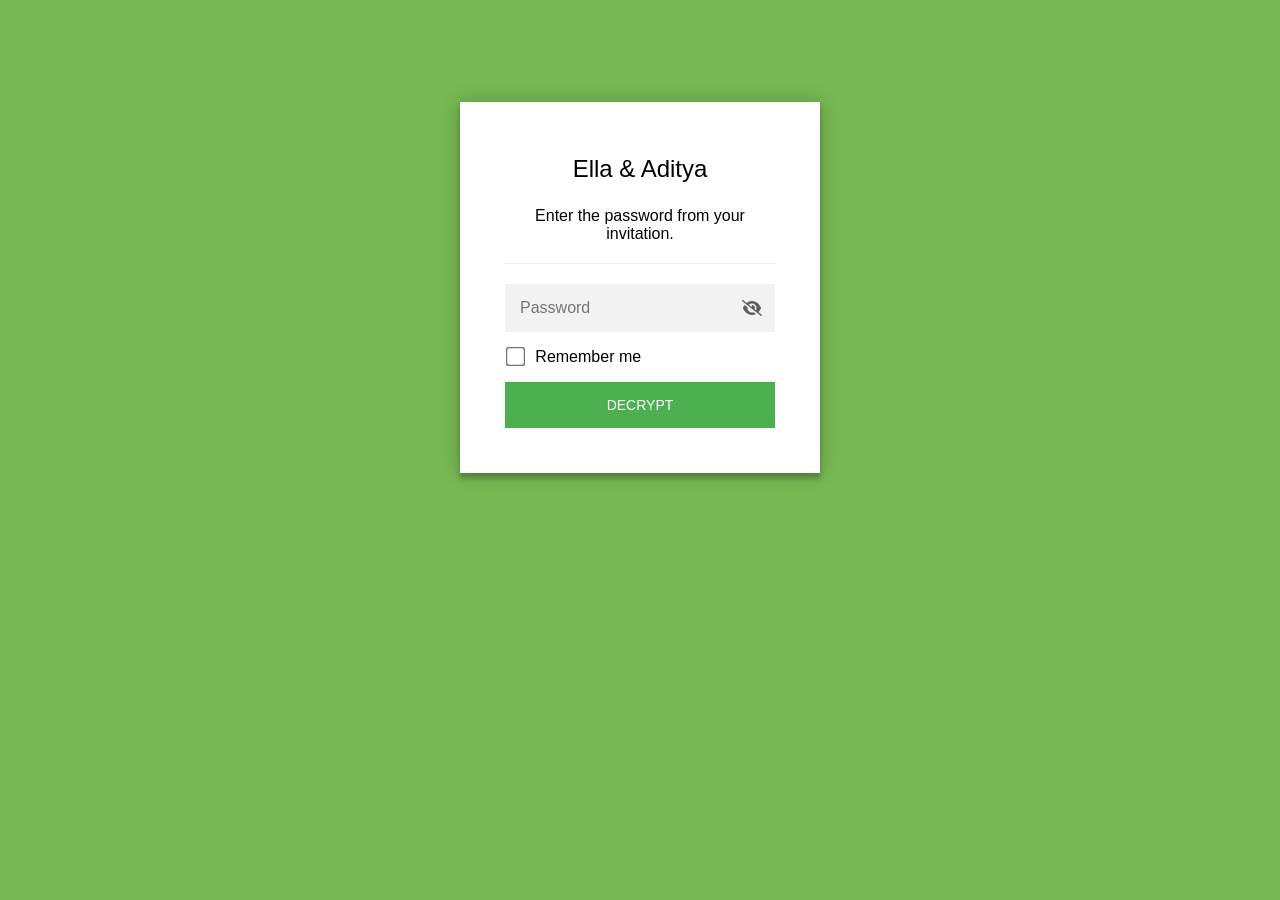
<file: index.html>
<!DOCTYPE html>
<html class="staticrypt-html">
    <head>
<meta name="robots" content="noindex, nofollow">
        <meta charset="utf-8" />
        <title>Ella & Aditya</title>
        <meta name="viewport" content="width=device-width, initial-scale=1" />

        <!-- do not cache this page -->
        <meta http-equiv="cache-control" content="max-age=0" />
        <meta http-equiv="cache-control" content="no-cache" />
        <meta http-equiv="expires" content="0" />
        <meta http-equiv="expires" content="Tue, 01 Jan 1980 1:00:00 GMT" />
        <meta http-equiv="pragma" content="no-cache" />

        <style>
            .staticrypt-hr {
                margin-top: 20px;
                margin-bottom: 20px;
                border: 0;
                border-top: 1px solid #eee;
            }

            .staticrypt-page {
                width: 360px;
                padding: 8% 0 0;
                margin: auto;
                box-sizing: border-box;
            }

            .staticrypt-form {
                position: relative;
                z-index: 1;
                background: #ffffff;
                max-width: 360px;
                margin: 0 auto 100px;
                padding: 45px;
                text-align: center;
                box-shadow: 0 0 20px 0 rgba(0, 0, 0, 0.2), 0 5px 5px 0 rgba(0, 0, 0, 0.24);
            }

            .staticrypt-form input[type="password"],
            input[type="text"] {
                background: inherit;
                border: 0;
                box-sizing: border-box; /* This ensures padding is included in the total width */
                font-size: 14px;
                outline: 0;
                padding: 15px 30px 15px 15px; /* Adjust the padding to ensure there is space for the icon */
                width: 100%;
            }

            .staticrypt-password-container {
                position: relative;
                outline: 0;
                background: #f2f2f2;
                width: 100%;
                border: 0;
                margin: 0 0 15px;
                box-sizing: border-box;
            }

            .staticrypt-toggle-password-visibility {
                cursor: pointer;
                height: 20px;
                opacity: 60%;
                padding: 13px;
                position: absolute;
                right: 0;
                top: 50%;
                transform: translateY(-50%);
                width: 20px;
            }

            .staticrypt-form .staticrypt-decrypt-button {
                text-transform: uppercase;
                outline: 0;
                background: #4CAF50;
                width: 100%;
                border: 0;
                padding: 15px;
                color: #ffffff;
                font-size: 14px;
                cursor: pointer;
            }

            .staticrypt-form .staticrypt-decrypt-button:hover,
            .staticrypt-form .staticrypt-decrypt-button:active,
            .staticrypt-form .staticrypt-decrypt-button:focus {
                background: #4CAF50;
                filter: brightness(92%);
            }

            .staticrypt-html {
                height: 100%;
            }

            .staticrypt-body {
                height: 100%;
                margin: 0;
            }

            .staticrypt-content {
                height: 100%;
                margin-bottom: 1em;
                background: #76B852;
                font-family: "Arial", sans-serif;
                -webkit-font-smoothing: antialiased;
                -moz-osx-font-smoothing: grayscale;
            }

            .staticrypt-instructions {
                margin-top: -1em;
                margin-bottom: 1em;
            }

            .staticrypt-title {
                font-size: 1.5em;
            }

            label.staticrypt-remember {
                display: flex;
                align-items: center;
                margin-bottom: 1em;
            }

            .staticrypt-remember input[type="checkbox"] {
                transform: scale(1.5);
                margin-right: 1em;
            }

            .hidden {
                display: none !important;
            }

            .staticrypt-spinner-container {
                height: 100%;
                display: flex;
                align-items: center;
                justify-content: center;
            }

            .staticrypt-spinner {
                display: inline-block;
                width: 2rem;
                height: 2rem;
                vertical-align: text-bottom;
                border: 0.25em solid gray;
                border-right-color: transparent;
                border-radius: 50%;
                -webkit-animation: spinner-border 0.75s linear infinite;
                animation: spinner-border 0.75s linear infinite;
                animation-duration: 0.75s;
                animation-timing-function: linear;
                animation-delay: 0s;
                animation-iteration-count: infinite;
                animation-direction: normal;
                animation-fill-mode: none;
                animation-play-state: running;
                animation-name: spinner-border;
            }

            @keyframes spinner-border {
                100% {
                    transform: rotate(360deg);
                }
            }

            @media screen and (-webkit-min-device-pixel-ratio: 0) {
                .staticrypt-form input[type="password"],
                input[type="text"] {
                    font-size: 16px;
                }
            }
        </style>
    </head>

    <body class="staticrypt-body">
        <div id="staticrypt_loading" class="staticrypt-spinner-container">
            <div class="staticrypt-spinner"></div>
        </div>

        <div id="staticrypt_content" class="staticrypt-content hidden">
            <div class="staticrypt-page">
                <div class="staticrypt-form">
                    <div class="staticrypt-instructions">
                        <p class="staticrypt-title">Ella & Aditya</p>
                        <p>Enter the password from your invitation.</p>
                    </div>

                    <hr class="staticrypt-hr" />

                    <form id="staticrypt-form" action="#" method="post">
                        <div class="staticrypt-password-container">
                            <input
                                id="staticrypt-password"
                                type="password"
                                name="password"
                                placeholder="Password"
                                autofocus
                            />

                            <img
                                class="staticrypt-toggle-password-visibility"
                                alt="Show password"
                                title="Show password"
                                src="[data-uri]"
                            />
                        </div>

                        <label id="staticrypt-remember-label" class="staticrypt-remember hidden">
                            <input id="staticrypt-remember" type="checkbox" name="remember" />
                            Remember me
                        </label>

                        <input type="submit" class="staticrypt-decrypt-button" value="DECRYPT" />
                    </form>
                </div>
            </div>
        </div>

        <script>
            // these variables will be filled when generating the file - the template format is 'variable_name'
            const staticryptInitiator = ((function(){
  const exports = {};
  const cryptoEngine = ((function(){
  const exports = {};
  const { subtle } = crypto;

const IV_BITS = 16 * 8;
const HEX_BITS = 4;
const ENCRYPTION_ALGO = "AES-CBC";

/**
 * Translates between utf8 encoded hexadecimal strings
 * and Uint8Array bytes.
 */
const HexEncoder = {
    /**
     * hex string -> bytes
     * @param {string} hexString
     * @returns {Uint8Array}
     */
    parse: function (hexString) {
        if (hexString.length % 2 !== 0) throw "Invalid hexString";
        const arrayBuffer = new Uint8Array(hexString.length / 2);

        for (let i = 0; i < hexString.length; i += 2) {
            const byteValue = parseInt(hexString.substring(i, i + 2), 16);
            if (isNaN(byteValue)) {
                throw "Invalid hexString";
            }
            arrayBuffer[i / 2] = byteValue;
        }
        return arrayBuffer;
    },

    /**
     * bytes -> hex string
     * @param {Uint8Array} bytes
     * @returns {string}
     */
    stringify: function (bytes) {
        const hexBytes = [];

        for (let i = 0; i < bytes.length; ++i) {
            let byteString = bytes[i].toString(16);
            if (byteString.length < 2) {
                byteString = "0" + byteString;
            }
            hexBytes.push(byteString);
        }
        return hexBytes.join("");
    },
};

/**
 * Translates between utf8 strings and Uint8Array bytes.
 */
const UTF8Encoder = {
    parse: function (str) {
        return new TextEncoder().encode(str);
    },

    stringify: function (bytes) {
        return new TextDecoder().decode(bytes);
    },
};

/**
 * Salt and encrypt a msg with a password.
 */
async function encrypt(msg, hashedPassword) {
    // Must be 16 bytes, unpredictable, and preferably cryptographically random. However, it need not be secret.
    // https://developer.mozilla.org/en-US/docs/Web/API/SubtleCrypto/encrypt#parameters
    const iv = crypto.getRandomValues(new Uint8Array(IV_BITS / 8));

    const key = await subtle.importKey("raw", HexEncoder.parse(hashedPassword), ENCRYPTION_ALGO, false, ["encrypt"]);

    const encrypted = await subtle.encrypt(
        {
            name: ENCRYPTION_ALGO,
            iv: iv,
        },
        key,
        UTF8Encoder.parse(msg)
    );

    // iv will be 32 hex characters, we prepend it to the ciphertext for use in decryption
    return HexEncoder.stringify(iv) + HexEncoder.stringify(new Uint8Array(encrypted));
}
exports.encrypt = encrypt;

/**
 * Decrypt a salted msg using a password.
 *
 * @param {string} encryptedMsg
 * @param {string} hashedPassword
 * @returns {Promise<string>}
 */
async function decrypt(encryptedMsg, hashedPassword) {
    const ivLength = IV_BITS / HEX_BITS;
    const iv = HexEncoder.parse(encryptedMsg.substring(0, ivLength));
    const encrypted = encryptedMsg.substring(ivLength);

    const key = await subtle.importKey("raw", HexEncoder.parse(hashedPassword), ENCRYPTION_ALGO, false, ["decrypt"]);

    const outBuffer = await subtle.decrypt(
        {
            name: ENCRYPTION_ALGO,
            iv: iv,
        },
        key,
        HexEncoder.parse(encrypted)
    );

    return UTF8Encoder.stringify(new Uint8Array(outBuffer));
}
exports.decrypt = decrypt;

/**
 * Salt and hash the password so it can be stored in localStorage without opening a password reuse vulnerability.
 *
 * @param {string} password
 * @param {string} salt
 * @returns {Promise<string>}
 */
async function hashPassword(password, salt) {
    // we hash the password in multiple steps, each adding more iterations. This is because we used to allow less
    // iterations, so for backward compatibility reasons, we need to support going from that to more iterations.
    let hashedPassword = await hashLegacyRound(password, salt);

    hashedPassword = await hashSecondRound(hashedPassword, salt);

    return hashThirdRound(hashedPassword, salt);
}
exports.hashPassword = hashPassword;

/**
 * This hashes the password with 1k iterations. This is a low number, we need this function to support backwards
 * compatibility.
 *
 * @param {string} password
 * @param {string} salt
 * @returns {Promise<string>}
 */
function hashLegacyRound(password, salt) {
    return pbkdf2(password, salt, 1000, "SHA-1");
}
exports.hashLegacyRound = hashLegacyRound;

/**
 * Add a second round of iterations. This is because we used to use 1k, so for backwards compatibility with
 * remember-me/autodecrypt links, we need to support going from that to more iterations.
 *
 * @param hashedPassword
 * @param salt
 * @returns {Promise<string>}
 */
function hashSecondRound(hashedPassword, salt) {
    return pbkdf2(hashedPassword, salt, 14000, "SHA-256");
}
exports.hashSecondRound = hashSecondRound;

/**
 * Add a third round of iterations to bring total number to 600k. This is because we used to use 1k, then 15k, so for
 * backwards compatibility with remember-me/autodecrypt links, we need to support going from that to more iterations.
 *
 * @param hashedPassword
 * @param salt
 * @returns {Promise<string>}
 */
function hashThirdRound(hashedPassword, salt) {
    return pbkdf2(hashedPassword, salt, 585000, "SHA-256");
}
exports.hashThirdRound = hashThirdRound;

/**
 * Salt and hash the password so it can be stored in localStorage without opening a password reuse vulnerability.
 *
 * @param {string} password
 * @param {string} salt
 * @param {int} iterations
 * @param {string} hashAlgorithm
 * @returns {Promise<string>}
 */
async function pbkdf2(password, salt, iterations, hashAlgorithm) {
    const key = await subtle.importKey("raw", UTF8Encoder.parse(password), "PBKDF2", false, ["deriveBits"]);

    const keyBytes = await subtle.deriveBits(
        {
            name: "PBKDF2",
            hash: hashAlgorithm,
            iterations,
            salt: UTF8Encoder.parse(salt),
        },
        key,
        256
    );

    return HexEncoder.stringify(new Uint8Array(keyBytes));
}

function generateRandomSalt() {
    const bytes = crypto.getRandomValues(new Uint8Array(128 / 8));

    return HexEncoder.stringify(new Uint8Array(bytes));
}
exports.generateRandomSalt = generateRandomSalt;

async function signMessage(hashedPassword, message) {
    const key = await subtle.importKey(
        "raw",
        HexEncoder.parse(hashedPassword),
        {
            name: "HMAC",
            hash: "SHA-256",
        },
        false,
        ["sign"]
    );
    const signature = await subtle.sign("HMAC", key, UTF8Encoder.parse(message));

    return HexEncoder.stringify(new Uint8Array(signature));
}
exports.signMessage = signMessage;

function getRandomAlphanum() {
    const possibleCharacters = "abcdefghijklmnopqrstuvwxyzABCDEFGHIJKLMNOPQRSTUVWXYZ0123456789";

    let byteArray;
    let parsedInt;

    // Keep generating new random bytes until we get a value that falls
    // within a range that can be evenly divided by possibleCharacters.length
    do {
        byteArray = crypto.getRandomValues(new Uint8Array(1));
        // extract the lowest byte to get an int from 0 to 255 (probably unnecessary, since we're only generating 1 byte)
        parsedInt = byteArray[0] & 0xff;
    } while (parsedInt >= 256 - (256 % possibleCharacters.length));

    // Take the modulo of the parsed integer to get a random number between 0 and totalLength - 1
    const randomIndex = parsedInt % possibleCharacters.length;

    return possibleCharacters[randomIndex];
}

/**
 * Generate a random string of a given length.
 *
 * @param {int} length
 * @returns {string}
 */
function generateRandomString(length) {
    let randomString = "";

    for (let i = 0; i < length; i++) {
        randomString += getRandomAlphanum();
    }

    return randomString;
}
exports.generateRandomString = generateRandomString;

  return exports;
})());
const codec = ((function(){
  const exports = {};
  /**
 * Initialize the codec with the provided cryptoEngine - this return functions to encode and decode messages.
 *
 * @param cryptoEngine - the engine to use for encryption / decryption
 */
function init(cryptoEngine) {
    const exports = {};

    /**
     * Top-level function for encoding a message.
     * Includes password hashing, encryption, and signing.
     *
     * @param {string} msg
     * @param {string} password
     * @param {string} salt
     *
     * @returns {string} The encoded text
     */
    async function encode(msg, password, salt) {
        const hashedPassword = await cryptoEngine.hashPassword(password, salt);

        const encrypted = await cryptoEngine.encrypt(msg, hashedPassword);

        // we use the hashed password in the HMAC because this is effectively what will be used a password (so we can store
        // it in localStorage safely, we don't use the clear text password)
        const hmac = await cryptoEngine.signMessage(hashedPassword, encrypted);

        return hmac + encrypted;
    }
    exports.encode = encode;

    /**
     * Encode using a password that has already been hashed. This is useful to encode multiple messages in a row, that way
     * we don't need to hash the password multiple times.
     *
     * @param {string} msg
     * @param {string} hashedPassword
     *
     * @returns {string} The encoded text
     */
    async function encodeWithHashedPassword(msg, hashedPassword) {
        const encrypted = await cryptoEngine.encrypt(msg, hashedPassword);

        // we use the hashed password in the HMAC because this is effectively what will be used a password (so we can store
        // it in localStorage safely, we don't use the clear text password)
        const hmac = await cryptoEngine.signMessage(hashedPassword, encrypted);

        return hmac + encrypted;
    }
    exports.encodeWithHashedPassword = encodeWithHashedPassword;

    /**
     * Top-level function for decoding a message.
     * Includes signature check and decryption.
     *
     * @param {string} signedMsg
     * @param {string} hashedPassword
     * @param {string} salt
     * @param {int} backwardCompatibleAttempt
     * @param {string} originalPassword
     *
     * @returns {Object} {success: true, decoded: string} | {success: false, message: string}
     */
    async function decode(signedMsg, hashedPassword, salt, backwardCompatibleAttempt = 0, originalPassword = "") {
        const encryptedHMAC = signedMsg.substring(0, 64);
        const encryptedMsg = signedMsg.substring(64);
        const decryptedHMAC = await cryptoEngine.signMessage(hashedPassword, encryptedMsg);

        if (decryptedHMAC !== encryptedHMAC) {
            // we have been raising the number of iterations in the hashing algorithm multiple times, so to support the old
            // remember-me/autodecrypt links we need to try bringing the old hashes up to speed.
            originalPassword = originalPassword || hashedPassword;
            if (backwardCompatibleAttempt === 0) {
                const updatedHashedPassword = await cryptoEngine.hashThirdRound(originalPassword, salt);

                return decode(signedMsg, updatedHashedPassword, salt, backwardCompatibleAttempt + 1, originalPassword);
            }
            if (backwardCompatibleAttempt === 1) {
                let updatedHashedPassword = await cryptoEngine.hashSecondRound(originalPassword, salt);
                updatedHashedPassword = await cryptoEngine.hashThirdRound(updatedHashedPassword, salt);

                return decode(signedMsg, updatedHashedPassword, salt, backwardCompatibleAttempt + 1, originalPassword);
            }

            return { success: false, message: "Signature mismatch" };
        }

        return {
            success: true,
            decoded: await cryptoEngine.decrypt(encryptedMsg, hashedPassword),
        };
    }
    exports.decode = decode;

    return exports;
}
exports.init = init;

  return exports;
})());
const decode = codec.init(cryptoEngine).decode;

/**
 * Initialize the staticrypt module, that exposes functions callbable by the password_template.
 *
 * @param {{
 *  staticryptEncryptedMsgUniqueVariableName: string,
 *  isRememberEnabled: boolean,
 *  rememberDurationInDays: number,
 *  staticryptSaltUniqueVariableName: string,
 * }} staticryptConfig - object of data that is stored on the password_template at encryption time.
 *
 * @param {{
 *  rememberExpirationKey: string,
 *  rememberPassphraseKey: string,
 *  replaceHtmlCallback: function,
 *  clearLocalStorageCallback: function,
 * }} templateConfig - object of data that can be configured by a custom password_template.
 */
function init(staticryptConfig, templateConfig) {
    const exports = {};

    /**
     * Decrypt our encrypted page, replace the whole HTML.
     *
     * @param {string} hashedPassword
     * @returns {Promise<boolean>}
     */
    async function decryptAndReplaceHtml(hashedPassword) {
        const { staticryptEncryptedMsgUniqueVariableName, staticryptSaltUniqueVariableName } = staticryptConfig;
        const { replaceHtmlCallback } = templateConfig;

        const result = await decode(
            staticryptEncryptedMsgUniqueVariableName,
            hashedPassword,
            staticryptSaltUniqueVariableName
        );
        if (!result.success) {
            return false;
        }
        const plainHTML = result.decoded;

        // if the user configured a callback call it, otherwise just replace the whole HTML
        if (typeof replaceHtmlCallback === "function") {
            replaceHtmlCallback(plainHTML);
        } else {
            document.write(plainHTML);
            document.close();
        }

        return true;
    }

    /**
     * Attempt to decrypt the page and replace the whole HTML.
     *
     * @param {string} password
     * @param {boolean} isRememberChecked
     *
     * @returns {Promise<{isSuccessful: boolean, hashedPassword?: string}>} - we return an object, so that if we want to
     *   expose more information in the future we can do it without breaking the password_template
     */
    async function handleDecryptionOfPage(password, isRememberChecked) {
        const { staticryptSaltUniqueVariableName } = staticryptConfig;

        // decrypt and replace the whole page
        const hashedPassword = await cryptoEngine.hashPassword(password, staticryptSaltUniqueVariableName);
        return handleDecryptionOfPageFromHash(hashedPassword, isRememberChecked);
    }
    exports.handleDecryptionOfPage = handleDecryptionOfPage;

    async function handleDecryptionOfPageFromHash(hashedPassword, isRememberChecked) {
        const { isRememberEnabled, rememberDurationInDays } = staticryptConfig;
        const { rememberExpirationKey, rememberPassphraseKey } = templateConfig;

        const isDecryptionSuccessful = await decryptAndReplaceHtml(hashedPassword);

        if (!isDecryptionSuccessful) {
            return {
                isSuccessful: false,
                hashedPassword,
            };
        }

        // remember the hashedPassword and set its expiration if necessary
        if (isRememberEnabled && isRememberChecked) {
            window.localStorage.setItem(rememberPassphraseKey, hashedPassword);

            // set the expiration if the duration isn't 0 (meaning no expiration)
            if (rememberDurationInDays > 0) {
                window.localStorage.setItem(
                    rememberExpirationKey,
                    (new Date().getTime() + rememberDurationInDays * 24 * 60 * 60 * 1000).toString()
                );
            }
        }

        return {
            isSuccessful: true,
            hashedPassword,
        };
    }
    exports.handleDecryptionOfPageFromHash = handleDecryptionOfPageFromHash;

    /**
     * Clear localstorage from staticrypt related values
     */
    function clearLocalStorage() {
        const { clearLocalStorageCallback, rememberExpirationKey, rememberPassphraseKey } = templateConfig;

        if (typeof clearLocalStorageCallback === "function") {
            clearLocalStorageCallback();
        } else {
            localStorage.removeItem(rememberPassphraseKey);
            localStorage.removeItem(rememberExpirationKey);
        }
    }

    async function handleDecryptOnLoad() {
        let isSuccessful = await decryptOnLoadFromUrl();

        if (!isSuccessful) {
            isSuccessful = await decryptOnLoadFromRememberMe();
        }

        return { isSuccessful };
    }
    exports.handleDecryptOnLoad = handleDecryptOnLoad;

    /**
     * Clear storage if we are logging out
     *
     * @returns {boolean} - whether we logged out
     */
    function logoutIfNeeded() {
        const logoutKey = "staticrypt_logout";

        // handle logout through query param
        const queryParams = new URLSearchParams(window.location.search);
        if (queryParams.has(logoutKey)) {
            clearLocalStorage();
            return true;
        }

        // handle logout through URL fragment
        const hash = window.location.hash.substring(1);
        if (hash.includes(logoutKey)) {
            clearLocalStorage();
            return true;
        }

        return false;
    }

    /**
     * To be called on load: check if we want to try to decrypt and replace the HTML with the decrypted content, and
     * try to do it if needed.
     *
     * @returns {Promise<boolean>} true if we derypted and replaced the whole page, false otherwise
     */
    async function decryptOnLoadFromRememberMe() {
        const { rememberDurationInDays } = staticryptConfig;
        const { rememberExpirationKey, rememberPassphraseKey } = templateConfig;

        // if we are login out, terminate
        if (logoutIfNeeded()) {
            return false;
        }

        // if there is expiration configured, check if we're not beyond the expiration
        if (rememberDurationInDays && rememberDurationInDays > 0) {
            const expiration = localStorage.getItem(rememberExpirationKey),
                isExpired = expiration && new Date().getTime() > parseInt(expiration);

            if (isExpired) {
                clearLocalStorage();
                return false;
            }
        }

        const hashedPassword = localStorage.getItem(rememberPassphraseKey);

        if (hashedPassword) {
            // try to decrypt
            const isDecryptionSuccessful = await decryptAndReplaceHtml(hashedPassword);

            // if the decryption is unsuccessful the password might be wrong - silently clear the saved data and let
            // the user fill the password form again
            if (!isDecryptionSuccessful) {
                clearLocalStorage();
                return false;
            }

            return true;
        }

        return false;
    }

    async function decryptOnLoadFromUrl() {
        const passwordKey = "staticrypt_pwd";
        const rememberMeKey = "remember_me";

        // try to get the password from the query param (for backward compatibility - we now want to avoid this method,
        // since it sends the hashed password to the server which isn't needed)
        const queryParams = new URLSearchParams(window.location.search);
        const hashedPasswordQuery = queryParams.get(passwordKey);
        const rememberMeQuery = queryParams.get(rememberMeKey);

        const urlFragment = window.location.hash.substring(1);
        // get the password from the url fragment
        const hashedPasswordRegexMatch = urlFragment.match(new RegExp(passwordKey + "=([^&]*)"));
        const hashedPasswordFragment = hashedPasswordRegexMatch ? hashedPasswordRegexMatch[1] : null;
        const rememberMeFragment = urlFragment.includes(rememberMeKey);

        const hashedPassword = hashedPasswordFragment || hashedPasswordQuery;
        const rememberMe = rememberMeFragment || rememberMeQuery;

        if (hashedPassword) {
            return handleDecryptionOfPageFromHash(hashedPassword, rememberMe);
        }

        return false;
    }

    return exports;
}
exports.init = init;

  return exports;
})());
            const templateError = "Bad password!",
                templateToggleAltShow = "Show password",
                templateToggleAltHide = "Hide password",
                isRememberEnabled = true,
                staticryptConfig = {"staticryptEncryptedMsgUniqueVariableName":"[base64]","isRememberEnabled":true,"rememberDurationInDays":0,"staticryptSaltUniqueVariableName":"08e9461c1359961a58497c0f61815927"};

            // you can edit these values to customize some of the behavior of StatiCrypt
            const templateConfig = {
                rememberExpirationKey: "staticrypt_expiration",
                rememberPassphraseKey: "staticrypt_passphrase",
                replaceHtmlCallback: null,
                clearLocalStorageCallback: null,
            };

            // init the staticrypt engine
            const staticrypt = staticryptInitiator.init(staticryptConfig, templateConfig);

            // try to automatically decrypt on load if there is a saved password
            window.onload = async function () {
                const { isSuccessful } = await staticrypt.handleDecryptOnLoad();

                // if we didn't decrypt anything on load, show the password prompt. Otherwise the content has already been
                // replaced, no need to do anything
                if (!isSuccessful) {
                    // hide loading screen
                    document.getElementById("staticrypt_loading").classList.add("hidden");
                    document.getElementById("staticrypt_content").classList.remove("hidden");
                    document.getElementById("staticrypt-password").focus();

                    // show the remember me checkbox
                    if (isRememberEnabled) {
                        document.getElementById("staticrypt-remember-label").classList.remove("hidden");
                    }
                }
            };

            // toggle password visibility
            const toggleIcon = document.querySelector(".staticrypt-toggle-password-visibility");
            // these two icons are coming from FontAwesome
            const imgSrcEyeClosed =
                "[data-uri]";
            const imgSrcEyeOpened =
                "[data-uri]";
            toggleIcon.addEventListener("click", function () {
                const passwordInput = document.getElementById("staticrypt-password");
                if (passwordInput.type === "password") {
                    passwordInput.type = "text";
                    toggleIcon.src = imgSrcEyeOpened;
                    toggleIcon.alt = templateToggleAltHide;
                    toggleIcon.title = templateToggleAltHide;
                } else {
                    passwordInput.type = "password";
                    toggleIcon.src = imgSrcEyeClosed;
                    toggleIcon.alt = templateToggleAltShow;
                    toggleIcon.title = templateToggleAltShow;
                }
            });

            // handle password form submission
            document.getElementById("staticrypt-form").addEventListener("submit", async function (e) {
                e.preventDefault();

                const password = document.getElementById("staticrypt-password").value,
                    isRememberChecked = document.getElementById("staticrypt-remember").checked;

                const { isSuccessful } = await staticrypt.handleDecryptionOfPage(password, isRememberChecked);

                if (!isSuccessful) {
                    alert(templateError);
                }
            });
        </script>
    </body>
</html>
</file>
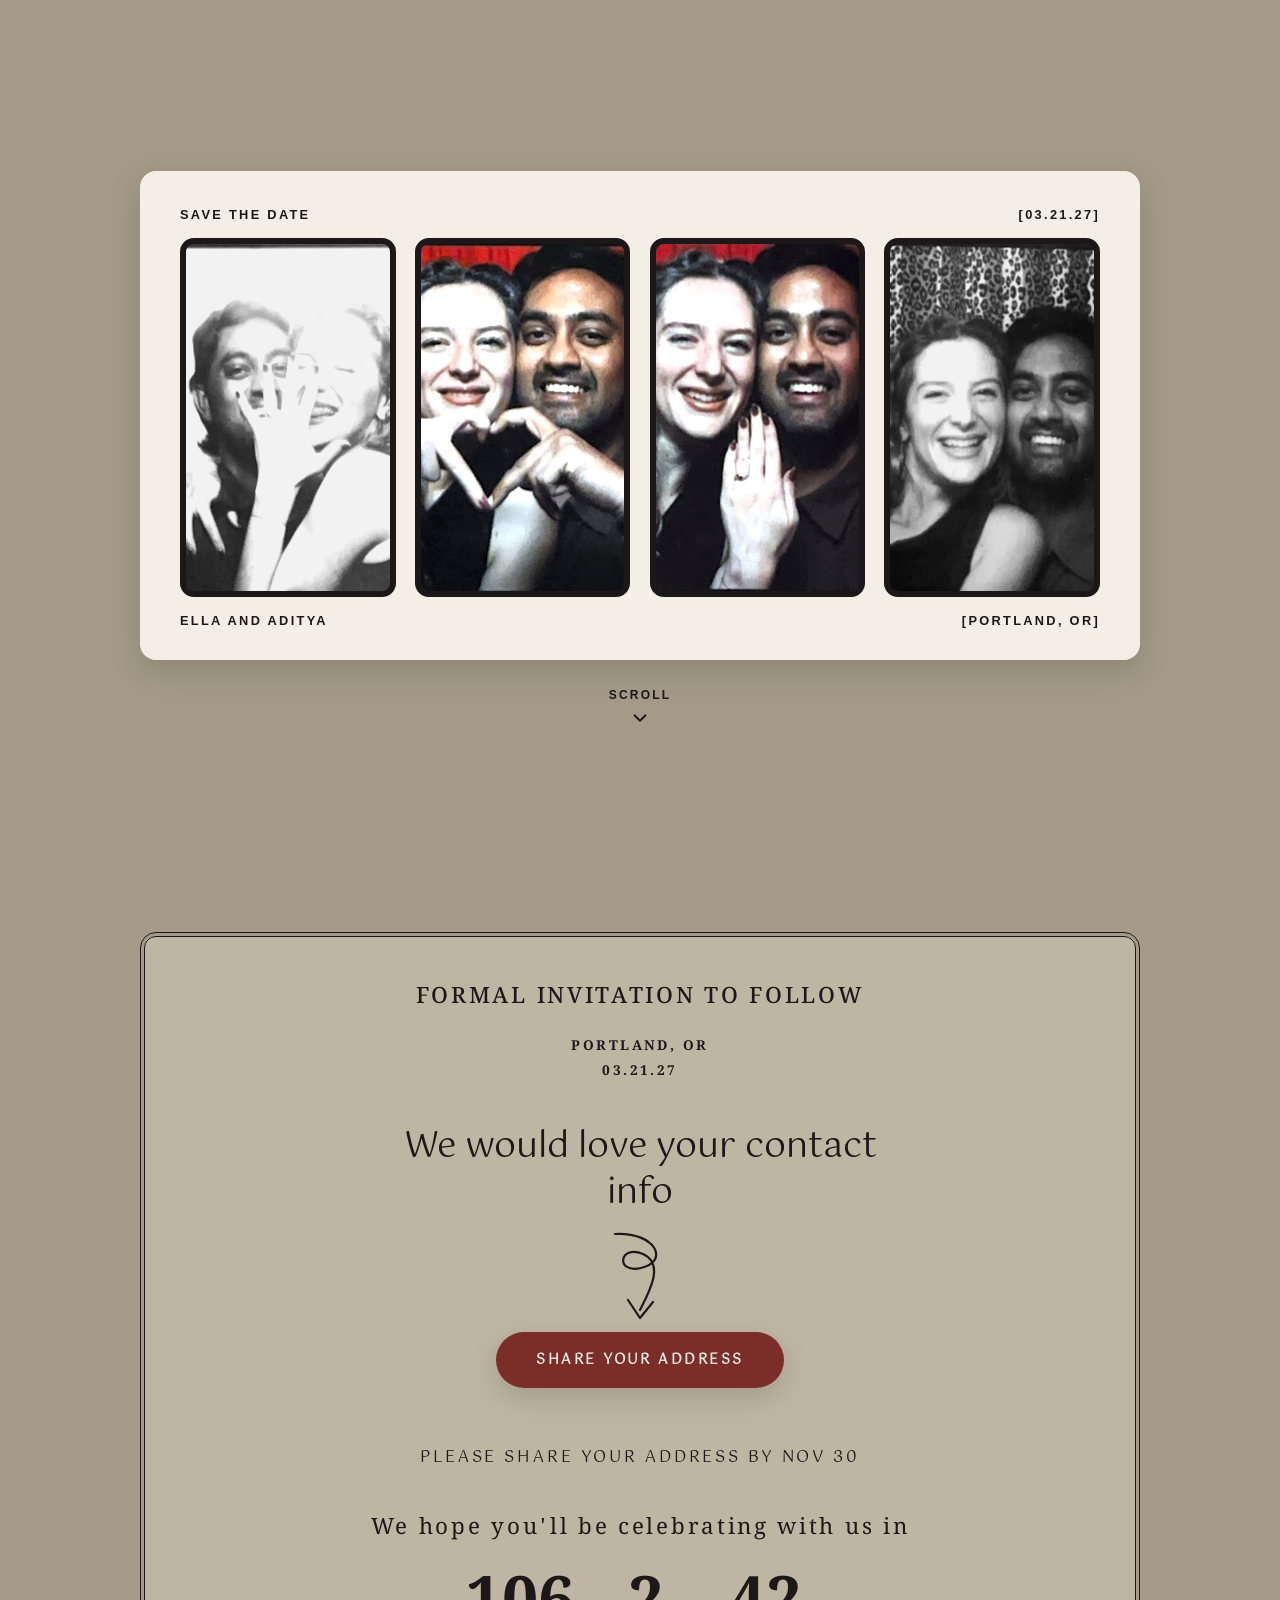
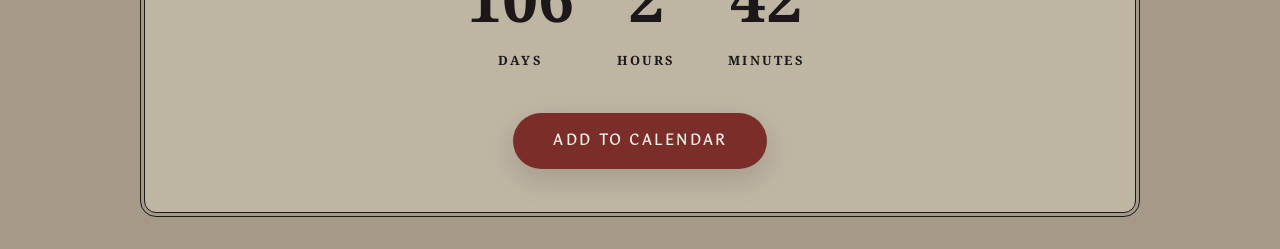
<file: save-the-date.html>
<!DOCTYPE html>
<html lang="en">
<head>
  <meta charset="UTF-8">
  <meta name="viewport" content="width=device-width, initial-scale=1.0, viewport-fit=cover">
  <!-- Tints the phone status bar and browser toolbar to match the page -->
  <meta name="theme-color" content="#A49A87">
  <title>Save the Date · Ella & Aditya</title>
  <!-- Warm up the connection so the Postable page loads faster after the tap -->
  <link rel="preconnect" href="https://www.postable.com">
  <link rel="preconnect" href="https://fonts.googleapis.com">
  <link rel="preconnect" href="https://fonts.gstatic.com" crossorigin>
  <link href="https://fonts.googleapis.com/css2?family=Gotu&family=Noto+Serif+Devanagari:wdth,wght@62.5..100,100..900&display=swap" rel="stylesheet">
  <style>
    * { box-sizing: border-box; }

    html { background: #A49A87; }

    body {
      margin: 0;
      background: #A49A87;
      font-family: 'Helvetica Neue', Arial, sans-serif;
      color: #1c1819;
      overflow-x: hidden;
    }

    /* Photo booth flash that fades out on load */
    .flash {
      position: fixed;
      inset: 0;
      background: #fff;
      pointer-events: none;
      z-index: 10;
      animation: flash 1s ease-out forwards;
    }

    @keyframes flash {
      0%   { opacity: 0.95; }
      15%  { opacity: 0.95; }
      100% { opacity: 0; }
    }

    /* Each section fills the screen on its own */
    .screen {
      min-height: 100vh;
      /* Visible height on phones, so sections don't slip under the browser toolbar */
      min-height: 100svh;
      display: flex;
      flex-direction: column;
      align-items: center;
      justify-content: center;
      padding: 2rem 1rem;
    }

    .scroll-cue {
      display: flex;
      flex-direction: column;
      align-items: center;
      gap: 0.3rem;
      font-size: 0.75rem;
      font-weight: 700;
      letter-spacing: 0.18em;
      text-transform: uppercase;
      text-decoration: none;
      color: #1c1819;
    }

    /* Cue under the card sits in the page flow, so it can never overlap the card */
    .card + .scroll-cue {
      margin-top: 1.75rem;
    }

    /* Cue pinned to the bottom of the contact panel */
    .scroll-cue.inline {
      position: absolute;
      bottom: 1.6rem;
      left: 50%;
      transform: translateX(-50%);
    }

    .scroll-cue svg {
      width: 22px;
      height: 22px;
      animation: bounce 1.6s ease-in-out infinite;
    }

    @keyframes bounce {
      0%, 100% { transform: translateY(0); }
      50%      { transform: translateY(6px); }
    }

    .countdown, .contact, .follow {
      text-align: center;
      opacity: 0;
      transform: translateY(40px);
      transition: opacity 1s ease-out, transform 1s ease-out;
    }

    .countdown.visible, .contact.visible, .follow.visible {
      opacity: 1;
      transform: none;
    }

    /* Contact and countdown sections share one font */
    #contact-screen, #countdown-screen {
      font-family: "Noto Serif Devanagari", serif;
      font-optical-sizing: auto;
      font-variation-settings: "wdth" 100;
    }

    .contact {
      width: 100%;
      max-width: 32rem;
    }

    /* Framed panel, as wide as the save the date card and at least as tall */
    .panel {
      position: relative;
      isolation: isolate;
      display: flex;
      flex-direction: column;
      align-items: center;
      justify-content: center;
      width: 100%;
      max-width: 1000px;
      min-height: var(--card-h, 30rem);
      padding: 2.5rem 2rem;
      text-align: center;
    }

    .panel.has-cue { padding-bottom: 5.5rem; }

    /* Thin double-line frame: two 1px lines with a 3px gap, outer line on the panel edge */
    .panel::before {
      content: "";
      position: absolute;
      inset: 4px;
      /* 4px less than the card's 16px so the outer line follows its corners */
      border-radius: 12px;
      border: 1px solid #1c1819;
      outline: 1px solid #1c1819;
      outline-offset: 3px;
      /* Darker, see-through take on the card's cream */
      background: rgba(214, 204, 186, 0.55);
      z-index: -1;
      pointer-events: none;
    }

    .follow {
      margin-bottom: 3rem;
      font-size: 0.85rem;
      font-weight: 700;
      letter-spacing: 0.18em;
      text-transform: uppercase;
      line-height: 1.8;
    }

    .follow .lead {
      margin: 0 0 1rem;
      font-size: 1.4rem;
      font-weight: 500;
      letter-spacing: 0.12em;
    }

    .follow p { margin: 0; }

    .contact h2 {
      margin: 0;
      font-family: "Gotu", sans-serif;
      font-size: 2.2rem;
      font-weight: 400;
      line-height: 1.3;
    }

    /* Twirly arrow that draws itself toward the button */
    .swirl {
      display: block;
      width: 70px;
      height: 96px;
      margin: 0.8rem auto 0.4rem;
      overflow: visible;
    }

    .swirl path {
      fill: none;
      stroke: #1c1819;
      stroke-width: 2.2;
      stroke-linecap: round;
      stroke-linejoin: round;
      stroke-dasharray: 1;
      stroke-dashoffset: 1;
    }

    .contact.visible .swirl .line { animation: draw 1.8s ease-in-out 0.5s forwards; }
    .contact.visible .swirl .head { animation: draw 0.4s ease-out 2.2s forwards; }

    @keyframes draw {
      to { stroke-dashoffset: 0; }
    }

    .contact-btn {
      display: inline-flex;
      align-items: center;
      justify-content: center;
      min-height: 3.5rem;
      padding: 0 2.5rem;
      background: #7A2D29;
      color: #f4efe6;
      font-family: "Gotu", sans-serif;
      font-size: 0.85rem;
      font-weight: 700;
      letter-spacing: 0.18em;
      text-transform: uppercase;
      text-decoration: none;
      border-radius: 999px;
      box-shadow: 0 10px 30px rgba(0, 0, 0, 0.15);
      touch-action: manipulation;
      -webkit-tap-highlight-color: transparent;
      transition: transform 0.2s, background 0.2s;
    }

    .contact-btn:hover { background: #8f3732; }
    .contact-btn:active { transform: scale(0.97); }

    .contact-btn:focus-visible {
      outline: 3px solid #1c1819;
      outline-offset: 3px;
    }

    .countdown .calendar-btn {
      margin-top: 2.5rem;
    }

    .countdown .questions {
      margin: 0 0 2.5rem;
      font-family: "Gotu", sans-serif;
      font-size: 1.0rem;
      font-weight: 400;
      letter-spacing: 0.18em;
      text-transform: uppercase;
      line-height: 1.8;
    }

    .countdown h2 {
      margin: 0 0 2rem;
      font-size: 1.4rem;
      font-weight: 400;
      letter-spacing: 0.12em;
    }

    .timer {
      display: flex;
      justify-content: center;
      gap: 1.5rem;
    }

    .unit {
      min-width: 6rem;
    }

    .unit .num {
      display: block;
      font-size: 4rem;
      font-weight: 700;
      line-height: 1;
      font-variant-numeric: tabular-nums;
    }

    .unit .label {
      display: block;
      margin-top: 0.6rem;
      font-size: 0.8rem;
      font-weight: 700;
      letter-spacing: 0.18em;
      text-transform: uppercase;
    }

    .card {
      width: 100%;
      max-width: 1000px;
      background: #f4efe6;
      border-radius: 16px;
      padding: 2.2rem 2.5rem 2rem;
      box-shadow: 0 10px 30px rgba(0, 0, 0, 0.15);
    }

    .top, .bottom, .names-row {
      display: flex;
      justify-content: space-between;
      align-items: center;
      font-size: 0.8rem;
      font-weight: 700;
      letter-spacing: 0.18em;
      text-transform: uppercase;
    }

    .top { margin-bottom: 1rem; }

    .strips {
      display: grid;
      grid-template-columns: repeat(4, 1fr);
      gap: 1.2rem;
    }

    .strip {
      position: relative;
      aspect-ratio: 3 / 5;
      background: #111;
      border: 6px solid #1c1819;
      border-radius: 14px;
      overflow: hidden;
      box-shadow: inset 0 0 0 1px #333;
      opacity: 0;
      filter: blur(6px);
      animation: develop 1.2s ease-out forwards;
    }

    /* Strips 2 and 3 stay in color */
    .strip:nth-child(2) img,
    .strip:nth-child(3) img {
      filter: contrast(1.05) brightness(1);
    }

    /* Each strip develops one after another */
    .strip:nth-child(1) { animation-delay: 1.0s; }
    .strip:nth-child(2) { animation-delay: 1.6s; }
    .strip:nth-child(3) { animation-delay: 2.2s; }
    .strip:nth-child(4) { animation-delay: 2.8s; }

    @keyframes develop {
      0% {
        opacity: 0;
        filter: blur(6px) brightness(1.6);
      }
      60% {
        opacity: 1;
      }
      100% {
        opacity: 1;
        filter: blur(0) brightness(1);
      }
    }

    .strip img {
      width: 100%;
      height: 100%;
      object-fit: cover;
      display: block;
      filter: grayscale(100%) contrast(1.15) brightness(0.95);
    }

    .names-row {
      margin-top: 1rem;
    }

    .back {
      margin-top: 1.5rem;
      font-size: 0.9rem;
      letter-spacing: 0.1em;
    }

    .back a {
      color: #1c1819;
    }

    /* Wide screens: the contact and countdown panels merge into one framed panel, stacked */
    @media (min-width: 900px) {
      /* Full-height wrapper keeps the merged panel centered on screen */
      .duo-screen {
        min-height: 100vh;
        min-height: 100svh;
        display: flex;
        align-items: center;
        justify-content: center;
        padding: 2rem 1rem;
      }

      .duo {
        position: relative;
        isolation: isolate;
        display: flex;
        flex-direction: column;
        align-items: center;
        justify-content: center;
        gap: 3.5rem;
        width: 100%;
        max-width: 1000px;
        min-height: var(--card-h, 30rem);
        padding: 3rem 2rem;
      }

      /* Same double-line frame as the single panels, drawn once around both */
      .duo::before {
        content: "";
        position: absolute;
        inset: 4px;
        border-radius: 12px;
        border: 1px solid #1c1819;
        outline: 1px solid #1c1819;
        outline-offset: 3px;
        background: rgba(214, 204, 186, 0.55);
        z-index: -1;
        pointer-events: none;
      }

      .duo > .screen {
        min-height: 0;
        padding: 0;
      }

      /* Inner panels lose their own frame and sizing */
      .duo .panel {
        min-height: 0;
        padding: 0;
      }

      .duo .panel::before { display: none; }

      .duo .follow { margin-bottom: 2.5rem; }

      .scroll-cue.inline { display: none; }
    }

    @media (max-width: 700px) {
      .strips { grid-template-columns: repeat(2, 1fr); }
      .card { padding: 1.5rem; }
      .top, .names-row { font-size: 0.7rem; }
      .contact h2 { font-size: 1.7rem; }
      .follow .lead { font-size: 1.1rem; }
      .contact-btn { width: 100%; }
      .timer { gap: 0.5rem; }
      .unit { min-width: 4.5rem; }
      .unit .num { font-size: 2.5rem; }
    }

    /* Skip the effects for guests who prefer less motion */
    @media (prefers-reduced-motion: reduce) {
      .flash { display: none; }
      .scroll-cue svg { animation: none; }
      .countdown, .contact, .follow {
        opacity: 1;
        transform: none;
        transition: none;
      }
      .swirl path {
        stroke-dashoffset: 0;
        animation: none !important;
      }
      .strip {
        opacity: 1;
        filter: none;
        animation: none;
      }
    }
  </style>
</head>
<body>
  <div class="flash" aria-hidden="true"></div>

  <section class="screen">
  <main class="card">
    <div class="top">
      <span>Save the Date</span>
      <span>[03.21.27]</span>
    </div>

    <div class="strips">
      <div class="strip"><img src="strip1.jpg" alt="Photo booth photo 1"></div>
      <div class="strip"><img src="strip2.jpg" alt="Photo booth photo 2"></div>
      <div class="strip"><img src="strip3.jpg" alt="Photo booth photo 3"></div>
      <div class="strip"><img src="strip4.jpg" alt="Photo booth photo 4"></div>
    </div>

    <div class="names-row">
      <span>Ella and Aditya</span>
      <span>[Portland, OR]</span>
    </div>
  </main>
    <a class="scroll-cue" id="scroll-cue" href="#duo-screen" aria-label="Scroll down">
      <span>Scroll</span>
      <svg viewBox="0 0 24 24" fill="none" stroke="currentColor" stroke-width="2" stroke-linecap="round" stroke-linejoin="round" aria-hidden="true"><path d="M6 9l6 6 6-6"/></svg>
    </a>
  </section>

  <div class="duo-screen" id="duo-screen">
  <div class="duo" id="duo">
  <section class="screen" id="contact-screen">
   <div class="panel has-cue">
    <div class="follow" id="follow">
      <p class="lead">Formal invitation to follow</p>
      <p>Portland, OR</p>
      <p>03.21.27</p>
    </div>

    <div class="contact" id="contact">
      <h2>We would love your contact info</h2>
      <svg class="swirl" viewBox="0 0 70 96" aria-hidden="true">
        <path class="line" pathLength="1" d="M10 4 C52 2 64 32 36 38 C10 44 14 14 38 24 C60 34 44 62 35 80"/>
        <path class="head" pathLength="1" d="M23 70 L35 88 L48 72"/>
      </svg>
      <a class="contact-btn" href="https://www.postable.com/adiella" target="_blank" rel="noopener">Share your address</a>
    </div>

    <a class="scroll-cue inline" href="#countdown-screen" aria-label="Scroll down">
      <span>Scroll</span>
      <svg viewBox="0 0 24 24" fill="none" stroke="currentColor" stroke-width="2" stroke-linecap="round" stroke-linejoin="round" aria-hidden="true"><path d="M6 9l6 6 6-6"/></svg>
    </a>
   </div>
  </section>

  <section class="screen" id="countdown-screen">
   <div class="panel">
    <div class="countdown" id="countdown">
      <p class="questions">Please share your address by Nov 30</p>
      <h2>We hope you'll be celebrating with us in</h2>
      <div class="timer">
        <div class="unit"><span class="num" id="days">0</span><span class="label">Days</span></div>
        <div class="unit"><span class="num" id="hours">0</span><span class="label">Hours</span></div>
        <div class="unit"><span class="num" id="minutes">0</span><span class="label">Minutes</span></div>
      </div>
      <a class="contact-btn calendar-btn" href="save-the-date.ics" download="ella-and-aditya.ics">Add to calendar</a>
    </div>
   </div>
  </section>
  </div>
  </div>

  <script>
    const target = new Date(2027, 2, 21); // March 21, 2027
    const els = {
      days: document.getElementById('days'),
      hours: document.getElementById('hours'),
      minutes: document.getElementById('minutes')
    };

    function tick() {
      const ms = Math.max(0, target - new Date());
      els.days.textContent = Math.floor(ms / 86400000);
      els.hours.textContent = Math.floor(ms / 3600000) % 24;
      els.minutes.textContent = Math.floor(ms / 60000) % 60;
    }

    tick();
    setInterval(tick, 1000);

    // Remove the white flash overlay once it has faded. Left in the page, even at
    // zero opacity, iOS Safari reads it as a white fixed element and tints its bars white.
    const flash = document.querySelector('.flash');
    flash.addEventListener('animationend', () => flash.remove());

    // Keep the framed sections as tall as the save the date card
    const card = document.querySelector('.card');
    new ResizeObserver(() => {
      document.documentElement.style.setProperty('--card-h', card.offsetHeight + 'px');
    }).observe(card);

    // Fade the contact and countdown sections in once they scroll into view
    const fadeObserver = new IntersectionObserver((entries, obs) => {
      entries.forEach(e => {
        if (e.isIntersecting) {
          e.target.classList.add('visible');
          obs.unobserve(e.target);
        }
      });
    }, { threshold: 0.3 });
    fadeObserver.observe(document.getElementById('follow'));
    fadeObserver.observe(document.getElementById('contact'));
    fadeObserver.observe(document.getElementById('countdown'));
  </script>
</body>
</html>
</file>
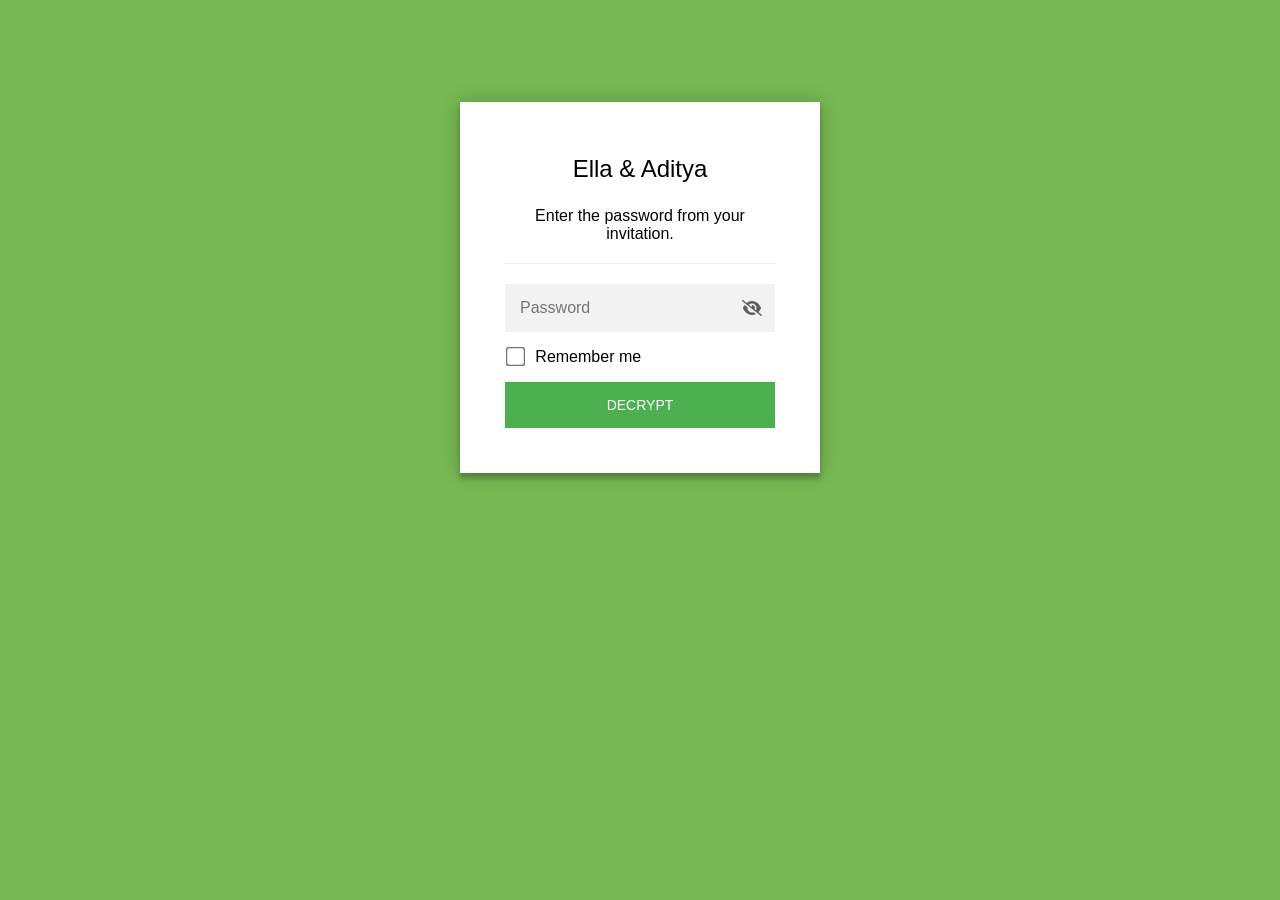
<file: wedding.html>
<!DOCTYPE html>
<html class="staticrypt-html">
    <head>
<meta name="robots" content="noindex, nofollow">
        <meta charset="utf-8" />
        <title>Ella & Aditya</title>
        <meta name="viewport" content="width=device-width, initial-scale=1" />

        <!-- do not cache this page -->
        <meta http-equiv="cache-control" content="max-age=0" />
        <meta http-equiv="cache-control" content="no-cache" />
        <meta http-equiv="expires" content="0" />
        <meta http-equiv="expires" content="Tue, 01 Jan 1980 1:00:00 GMT" />
        <meta http-equiv="pragma" content="no-cache" />

        <style>
            .staticrypt-hr {
                margin-top: 20px;
                margin-bottom: 20px;
                border: 0;
                border-top: 1px solid #eee;
            }

            .staticrypt-page {
                width: 360px;
                padding: 8% 0 0;
                margin: auto;
                box-sizing: border-box;
            }

            .staticrypt-form {
                position: relative;
                z-index: 1;
                background: #ffffff;
                max-width: 360px;
                margin: 0 auto 100px;
                padding: 45px;
                text-align: center;
                box-shadow: 0 0 20px 0 rgba(0, 0, 0, 0.2), 0 5px 5px 0 rgba(0, 0, 0, 0.24);
            }

            .staticrypt-form input[type="password"],
            input[type="text"] {
                background: inherit;
                border: 0;
                box-sizing: border-box; /* This ensures padding is included in the total width */
                font-size: 14px;
                outline: 0;
                padding: 15px 30px 15px 15px; /* Adjust the padding to ensure there is space for the icon */
                width: 100%;
            }

            .staticrypt-password-container {
                position: relative;
                outline: 0;
                background: #f2f2f2;
                width: 100%;
                border: 0;
                margin: 0 0 15px;
                box-sizing: border-box;
            }

            .staticrypt-toggle-password-visibility {
                cursor: pointer;
                height: 20px;
                opacity: 60%;
                padding: 13px;
                position: absolute;
                right: 0;
                top: 50%;
                transform: translateY(-50%);
                width: 20px;
            }

            .staticrypt-form .staticrypt-decrypt-button {
                text-transform: uppercase;
                outline: 0;
                background: #4CAF50;
                width: 100%;
                border: 0;
                padding: 15px;
                color: #ffffff;
                font-size: 14px;
                cursor: pointer;
            }

            .staticrypt-form .staticrypt-decrypt-button:hover,
            .staticrypt-form .staticrypt-decrypt-button:active,
            .staticrypt-form .staticrypt-decrypt-button:focus {
                background: #4CAF50;
                filter: brightness(92%);
            }

            .staticrypt-html {
                height: 100%;
            }

            .staticrypt-body {
                height: 100%;
                margin: 0;
            }

            .staticrypt-content {
                height: 100%;
                margin-bottom: 1em;
                background: #76B852;
                font-family: "Arial", sans-serif;
                -webkit-font-smoothing: antialiased;
                -moz-osx-font-smoothing: grayscale;
            }

            .staticrypt-instructions {
                margin-top: -1em;
                margin-bottom: 1em;
            }

            .staticrypt-title {
                font-size: 1.5em;
            }

            label.staticrypt-remember {
                display: flex;
                align-items: center;
                margin-bottom: 1em;
            }

            .staticrypt-remember input[type="checkbox"] {
                transform: scale(1.5);
                margin-right: 1em;
            }

            .hidden {
                display: none !important;
            }

            .staticrypt-spinner-container {
                height: 100%;
                display: flex;
                align-items: center;
                justify-content: center;
            }

            .staticrypt-spinner {
                display: inline-block;
                width: 2rem;
                height: 2rem;
                vertical-align: text-bottom;
                border: 0.25em solid gray;
                border-right-color: transparent;
                border-radius: 50%;
                -webkit-animation: spinner-border 0.75s linear infinite;
                animation: spinner-border 0.75s linear infinite;
                animation-duration: 0.75s;
                animation-timing-function: linear;
                animation-delay: 0s;
                animation-iteration-count: infinite;
                animation-direction: normal;
                animation-fill-mode: none;
                animation-play-state: running;
                animation-name: spinner-border;
            }

            @keyframes spinner-border {
                100% {
                    transform: rotate(360deg);
                }
            }

            @media screen and (-webkit-min-device-pixel-ratio: 0) {
                .staticrypt-form input[type="password"],
                input[type="text"] {
                    font-size: 16px;
                }
            }
        </style>
    </head>

    <body class="staticrypt-body">
        <div id="staticrypt_loading" class="staticrypt-spinner-container">
            <div class="staticrypt-spinner"></div>
        </div>

        <div id="staticrypt_content" class="staticrypt-content hidden">
            <div class="staticrypt-page">
                <div class="staticrypt-form">
                    <div class="staticrypt-instructions">
                        <p class="staticrypt-title">Ella & Aditya</p>
                        <p>Enter the password from your invitation.</p>
                    </div>

                    <hr class="staticrypt-hr" />

                    <form id="staticrypt-form" action="#" method="post">
                        <div class="staticrypt-password-container">
                            <input
                                id="staticrypt-password"
                                type="password"
                                name="password"
                                placeholder="Password"
                                autofocus
                            />

                            <img
                                class="staticrypt-toggle-password-visibility"
                                alt="Show password"
                                title="Show password"
                                src="[data-uri]"
                            />
                        </div>

                        <label id="staticrypt-remember-label" class="staticrypt-remember hidden">
                            <input id="staticrypt-remember" type="checkbox" name="remember" />
                            Remember me
                        </label>

                        <input type="submit" class="staticrypt-decrypt-button" value="DECRYPT" />
                    </form>
                </div>
            </div>
        </div>

        <script>
            // these variables will be filled when generating the file - the template format is 'variable_name'
            const staticryptInitiator = ((function(){
  const exports = {};
  const cryptoEngine = ((function(){
  const exports = {};
  const { subtle } = crypto;

const IV_BITS = 16 * 8;
const HEX_BITS = 4;
const ENCRYPTION_ALGO = "AES-CBC";

/**
 * Translates between utf8 encoded hexadecimal strings
 * and Uint8Array bytes.
 */
const HexEncoder = {
    /**
     * hex string -> bytes
     * @param {string} hexString
     * @returns {Uint8Array}
     */
    parse: function (hexString) {
        if (hexString.length % 2 !== 0) throw "Invalid hexString";
        const arrayBuffer = new Uint8Array(hexString.length / 2);

        for (let i = 0; i < hexString.length; i += 2) {
            const byteValue = parseInt(hexString.substring(i, i + 2), 16);
            if (isNaN(byteValue)) {
                throw "Invalid hexString";
            }
            arrayBuffer[i / 2] = byteValue;
        }
        return arrayBuffer;
    },

    /**
     * bytes -> hex string
     * @param {Uint8Array} bytes
     * @returns {string}
     */
    stringify: function (bytes) {
        const hexBytes = [];

        for (let i = 0; i < bytes.length; ++i) {
            let byteString = bytes[i].toString(16);
            if (byteString.length < 2) {
                byteString = "0" + byteString;
            }
            hexBytes.push(byteString);
        }
        return hexBytes.join("");
    },
};

/**
 * Translates between utf8 strings and Uint8Array bytes.
 */
const UTF8Encoder = {
    parse: function (str) {
        return new TextEncoder().encode(str);
    },

    stringify: function (bytes) {
        return new TextDecoder().decode(bytes);
    },
};

/**
 * Salt and encrypt a msg with a password.
 */
async function encrypt(msg, hashedPassword) {
    // Must be 16 bytes, unpredictable, and preferably cryptographically random. However, it need not be secret.
    // https://developer.mozilla.org/en-US/docs/Web/API/SubtleCrypto/encrypt#parameters
    const iv = crypto.getRandomValues(new Uint8Array(IV_BITS / 8));

    const key = await subtle.importKey("raw", HexEncoder.parse(hashedPassword), ENCRYPTION_ALGO, false, ["encrypt"]);

    const encrypted = await subtle.encrypt(
        {
            name: ENCRYPTION_ALGO,
            iv: iv,
        },
        key,
        UTF8Encoder.parse(msg)
    );

    // iv will be 32 hex characters, we prepend it to the ciphertext for use in decryption
    return HexEncoder.stringify(iv) + HexEncoder.stringify(new Uint8Array(encrypted));
}
exports.encrypt = encrypt;

/**
 * Decrypt a salted msg using a password.
 *
 * @param {string} encryptedMsg
 * @param {string} hashedPassword
 * @returns {Promise<string>}
 */
async function decrypt(encryptedMsg, hashedPassword) {
    const ivLength = IV_BITS / HEX_BITS;
    const iv = HexEncoder.parse(encryptedMsg.substring(0, ivLength));
    const encrypted = encryptedMsg.substring(ivLength);

    const key = await subtle.importKey("raw", HexEncoder.parse(hashedPassword), ENCRYPTION_ALGO, false, ["decrypt"]);

    const outBuffer = await subtle.decrypt(
        {
            name: ENCRYPTION_ALGO,
            iv: iv,
        },
        key,
        HexEncoder.parse(encrypted)
    );

    return UTF8Encoder.stringify(new Uint8Array(outBuffer));
}
exports.decrypt = decrypt;

/**
 * Salt and hash the password so it can be stored in localStorage without opening a password reuse vulnerability.
 *
 * @param {string} password
 * @param {string} salt
 * @returns {Promise<string>}
 */
async function hashPassword(password, salt) {
    // we hash the password in multiple steps, each adding more iterations. This is because we used to allow less
    // iterations, so for backward compatibility reasons, we need to support going from that to more iterations.
    let hashedPassword = await hashLegacyRound(password, salt);

    hashedPassword = await hashSecondRound(hashedPassword, salt);

    return hashThirdRound(hashedPassword, salt);
}
exports.hashPassword = hashPassword;

/**
 * This hashes the password with 1k iterations. This is a low number, we need this function to support backwards
 * compatibility.
 *
 * @param {string} password
 * @param {string} salt
 * @returns {Promise<string>}
 */
function hashLegacyRound(password, salt) {
    return pbkdf2(password, salt, 1000, "SHA-1");
}
exports.hashLegacyRound = hashLegacyRound;

/**
 * Add a second round of iterations. This is because we used to use 1k, so for backwards compatibility with
 * remember-me/autodecrypt links, we need to support going from that to more iterations.
 *
 * @param hashedPassword
 * @param salt
 * @returns {Promise<string>}
 */
function hashSecondRound(hashedPassword, salt) {
    return pbkdf2(hashedPassword, salt, 14000, "SHA-256");
}
exports.hashSecondRound = hashSecondRound;

/**
 * Add a third round of iterations to bring total number to 600k. This is because we used to use 1k, then 15k, so for
 * backwards compatibility with remember-me/autodecrypt links, we need to support going from that to more iterations.
 *
 * @param hashedPassword
 * @param salt
 * @returns {Promise<string>}
 */
function hashThirdRound(hashedPassword, salt) {
    return pbkdf2(hashedPassword, salt, 585000, "SHA-256");
}
exports.hashThirdRound = hashThirdRound;

/**
 * Salt and hash the password so it can be stored in localStorage without opening a password reuse vulnerability.
 *
 * @param {string} password
 * @param {string} salt
 * @param {int} iterations
 * @param {string} hashAlgorithm
 * @returns {Promise<string>}
 */
async function pbkdf2(password, salt, iterations, hashAlgorithm) {
    const key = await subtle.importKey("raw", UTF8Encoder.parse(password), "PBKDF2", false, ["deriveBits"]);

    const keyBytes = await subtle.deriveBits(
        {
            name: "PBKDF2",
            hash: hashAlgorithm,
            iterations,
            salt: UTF8Encoder.parse(salt),
        },
        key,
        256
    );

    return HexEncoder.stringify(new Uint8Array(keyBytes));
}

function generateRandomSalt() {
    const bytes = crypto.getRandomValues(new Uint8Array(128 / 8));

    return HexEncoder.stringify(new Uint8Array(bytes));
}
exports.generateRandomSalt = generateRandomSalt;

async function signMessage(hashedPassword, message) {
    const key = await subtle.importKey(
        "raw",
        HexEncoder.parse(hashedPassword),
        {
            name: "HMAC",
            hash: "SHA-256",
        },
        false,
        ["sign"]
    );
    const signature = await subtle.sign("HMAC", key, UTF8Encoder.parse(message));

    return HexEncoder.stringify(new Uint8Array(signature));
}
exports.signMessage = signMessage;

function getRandomAlphanum() {
    const possibleCharacters = "abcdefghijklmnopqrstuvwxyzABCDEFGHIJKLMNOPQRSTUVWXYZ0123456789";

    let byteArray;
    let parsedInt;

    // Keep generating new random bytes until we get a value that falls
    // within a range that can be evenly divided by possibleCharacters.length
    do {
        byteArray = crypto.getRandomValues(new Uint8Array(1));
        // extract the lowest byte to get an int from 0 to 255 (probably unnecessary, since we're only generating 1 byte)
        parsedInt = byteArray[0] & 0xff;
    } while (parsedInt >= 256 - (256 % possibleCharacters.length));

    // Take the modulo of the parsed integer to get a random number between 0 and totalLength - 1
    const randomIndex = parsedInt % possibleCharacters.length;

    return possibleCharacters[randomIndex];
}

/**
 * Generate a random string of a given length.
 *
 * @param {int} length
 * @returns {string}
 */
function generateRandomString(length) {
    let randomString = "";

    for (let i = 0; i < length; i++) {
        randomString += getRandomAlphanum();
    }

    return randomString;
}
exports.generateRandomString = generateRandomString;

  return exports;
})());
const codec = ((function(){
  const exports = {};
  /**
 * Initialize the codec with the provided cryptoEngine - this return functions to encode and decode messages.
 *
 * @param cryptoEngine - the engine to use for encryption / decryption
 */
function init(cryptoEngine) {
    const exports = {};

    /**
     * Top-level function for encoding a message.
     * Includes password hashing, encryption, and signing.
     *
     * @param {string} msg
     * @param {string} password
     * @param {string} salt
     *
     * @returns {string} The encoded text
     */
    async function encode(msg, password, salt) {
        const hashedPassword = await cryptoEngine.hashPassword(password, salt);

        const encrypted = await cryptoEngine.encrypt(msg, hashedPassword);

        // we use the hashed password in the HMAC because this is effectively what will be used a password (so we can store
        // it in localStorage safely, we don't use the clear text password)
        const hmac = await cryptoEngine.signMessage(hashedPassword, encrypted);

        return hmac + encrypted;
    }
    exports.encode = encode;

    /**
     * Encode using a password that has already been hashed. This is useful to encode multiple messages in a row, that way
     * we don't need to hash the password multiple times.
     *
     * @param {string} msg
     * @param {string} hashedPassword
     *
     * @returns {string} The encoded text
     */
    async function encodeWithHashedPassword(msg, hashedPassword) {
        const encrypted = await cryptoEngine.encrypt(msg, hashedPassword);

        // we use the hashed password in the HMAC because this is effectively what will be used a password (so we can store
        // it in localStorage safely, we don't use the clear text password)
        const hmac = await cryptoEngine.signMessage(hashedPassword, encrypted);

        return hmac + encrypted;
    }
    exports.encodeWithHashedPassword = encodeWithHashedPassword;

    /**
     * Top-level function for decoding a message.
     * Includes signature check and decryption.
     *
     * @param {string} signedMsg
     * @param {string} hashedPassword
     * @param {string} salt
     * @param {int} backwardCompatibleAttempt
     * @param {string} originalPassword
     *
     * @returns {Object} {success: true, decoded: string} | {success: false, message: string}
     */
    async function decode(signedMsg, hashedPassword, salt, backwardCompatibleAttempt = 0, originalPassword = "") {
        const encryptedHMAC = signedMsg.substring(0, 64);
        const encryptedMsg = signedMsg.substring(64);
        const decryptedHMAC = await cryptoEngine.signMessage(hashedPassword, encryptedMsg);

        if (decryptedHMAC !== encryptedHMAC) {
            // we have been raising the number of iterations in the hashing algorithm multiple times, so to support the old
            // remember-me/autodecrypt links we need to try bringing the old hashes up to speed.
            originalPassword = originalPassword || hashedPassword;
            if (backwardCompatibleAttempt === 0) {
                const updatedHashedPassword = await cryptoEngine.hashThirdRound(originalPassword, salt);

                return decode(signedMsg, updatedHashedPassword, salt, backwardCompatibleAttempt + 1, originalPassword);
            }
            if (backwardCompatibleAttempt === 1) {
                let updatedHashedPassword = await cryptoEngine.hashSecondRound(originalPassword, salt);
                updatedHashedPassword = await cryptoEngine.hashThirdRound(updatedHashedPassword, salt);

                return decode(signedMsg, updatedHashedPassword, salt, backwardCompatibleAttempt + 1, originalPassword);
            }

            return { success: false, message: "Signature mismatch" };
        }

        return {
            success: true,
            decoded: await cryptoEngine.decrypt(encryptedMsg, hashedPassword),
        };
    }
    exports.decode = decode;

    return exports;
}
exports.init = init;

  return exports;
})());
const decode = codec.init(cryptoEngine).decode;

/**
 * Initialize the staticrypt module, that exposes functions callbable by the password_template.
 *
 * @param {{
 *  staticryptEncryptedMsgUniqueVariableName: string,
 *  isRememberEnabled: boolean,
 *  rememberDurationInDays: number,
 *  staticryptSaltUniqueVariableName: string,
 * }} staticryptConfig - object of data that is stored on the password_template at encryption time.
 *
 * @param {{
 *  rememberExpirationKey: string,
 *  rememberPassphraseKey: string,
 *  replaceHtmlCallback: function,
 *  clearLocalStorageCallback: function,
 * }} templateConfig - object of data that can be configured by a custom password_template.
 */
function init(staticryptConfig, templateConfig) {
    const exports = {};

    /**
     * Decrypt our encrypted page, replace the whole HTML.
     *
     * @param {string} hashedPassword
     * @returns {Promise<boolean>}
     */
    async function decryptAndReplaceHtml(hashedPassword) {
        const { staticryptEncryptedMsgUniqueVariableName, staticryptSaltUniqueVariableName } = staticryptConfig;
        const { replaceHtmlCallback } = templateConfig;

        const result = await decode(
            staticryptEncryptedMsgUniqueVariableName,
            hashedPassword,
            staticryptSaltUniqueVariableName
        );
        if (!result.success) {
            return false;
        }
        const plainHTML = result.decoded;

        // if the user configured a callback call it, otherwise just replace the whole HTML
        if (typeof replaceHtmlCallback === "function") {
            replaceHtmlCallback(plainHTML);
        } else {
            document.write(plainHTML);
            document.close();
        }

        return true;
    }

    /**
     * Attempt to decrypt the page and replace the whole HTML.
     *
     * @param {string} password
     * @param {boolean} isRememberChecked
     *
     * @returns {Promise<{isSuccessful: boolean, hashedPassword?: string}>} - we return an object, so that if we want to
     *   expose more information in the future we can do it without breaking the password_template
     */
    async function handleDecryptionOfPage(password, isRememberChecked) {
        const { staticryptSaltUniqueVariableName } = staticryptConfig;

        // decrypt and replace the whole page
        const hashedPassword = await cryptoEngine.hashPassword(password, staticryptSaltUniqueVariableName);
        return handleDecryptionOfPageFromHash(hashedPassword, isRememberChecked);
    }
    exports.handleDecryptionOfPage = handleDecryptionOfPage;

    async function handleDecryptionOfPageFromHash(hashedPassword, isRememberChecked) {
        const { isRememberEnabled, rememberDurationInDays } = staticryptConfig;
        const { rememberExpirationKey, rememberPassphraseKey } = templateConfig;

        const isDecryptionSuccessful = await decryptAndReplaceHtml(hashedPassword);

        if (!isDecryptionSuccessful) {
            return {
                isSuccessful: false,
                hashedPassword,
            };
        }

        // remember the hashedPassword and set its expiration if necessary
        if (isRememberEnabled && isRememberChecked) {
            window.localStorage.setItem(rememberPassphraseKey, hashedPassword);

            // set the expiration if the duration isn't 0 (meaning no expiration)
            if (rememberDurationInDays > 0) {
                window.localStorage.setItem(
                    rememberExpirationKey,
                    (new Date().getTime() + rememberDurationInDays * 24 * 60 * 60 * 1000).toString()
                );
            }
        }

        return {
            isSuccessful: true,
            hashedPassword,
        };
    }
    exports.handleDecryptionOfPageFromHash = handleDecryptionOfPageFromHash;

    /**
     * Clear localstorage from staticrypt related values
     */
    function clearLocalStorage() {
        const { clearLocalStorageCallback, rememberExpirationKey, rememberPassphraseKey } = templateConfig;

        if (typeof clearLocalStorageCallback === "function") {
            clearLocalStorageCallback();
        } else {
            localStorage.removeItem(rememberPassphraseKey);
            localStorage.removeItem(rememberExpirationKey);
        }
    }

    async function handleDecryptOnLoad() {
        let isSuccessful = await decryptOnLoadFromUrl();

        if (!isSuccessful) {
            isSuccessful = await decryptOnLoadFromRememberMe();
        }

        return { isSuccessful };
    }
    exports.handleDecryptOnLoad = handleDecryptOnLoad;

    /**
     * Clear storage if we are logging out
     *
     * @returns {boolean} - whether we logged out
     */
    function logoutIfNeeded() {
        const logoutKey = "staticrypt_logout";

        // handle logout through query param
        const queryParams = new URLSearchParams(window.location.search);
        if (queryParams.has(logoutKey)) {
            clearLocalStorage();
            return true;
        }

        // handle logout through URL fragment
        const hash = window.location.hash.substring(1);
        if (hash.includes(logoutKey)) {
            clearLocalStorage();
            return true;
        }

        return false;
    }

    /**
     * To be called on load: check if we want to try to decrypt and replace the HTML with the decrypted content, and
     * try to do it if needed.
     *
     * @returns {Promise<boolean>} true if we derypted and replaced the whole page, false otherwise
     */
    async function decryptOnLoadFromRememberMe() {
        const { rememberDurationInDays } = staticryptConfig;
        const { rememberExpirationKey, rememberPassphraseKey } = templateConfig;

        // if we are login out, terminate
        if (logoutIfNeeded()) {
            return false;
        }

        // if there is expiration configured, check if we're not beyond the expiration
        if (rememberDurationInDays && rememberDurationInDays > 0) {
            const expiration = localStorage.getItem(rememberExpirationKey),
                isExpired = expiration && new Date().getTime() > parseInt(expiration);

            if (isExpired) {
                clearLocalStorage();
                return false;
            }
        }

        const hashedPassword = localStorage.getItem(rememberPassphraseKey);

        if (hashedPassword) {
            // try to decrypt
            const isDecryptionSuccessful = await decryptAndReplaceHtml(hashedPassword);

            // if the decryption is unsuccessful the password might be wrong - silently clear the saved data and let
            // the user fill the password form again
            if (!isDecryptionSuccessful) {
                clearLocalStorage();
                return false;
            }

            return true;
        }

        return false;
    }

    async function decryptOnLoadFromUrl() {
        const passwordKey = "staticrypt_pwd";
        const rememberMeKey = "remember_me";

        // try to get the password from the query param (for backward compatibility - we now want to avoid this method,
        // since it sends the hashed password to the server which isn't needed)
        const queryParams = new URLSearchParams(window.location.search);
        const hashedPasswordQuery = queryParams.get(passwordKey);
        const rememberMeQuery = queryParams.get(rememberMeKey);

        const urlFragment = window.location.hash.substring(1);
        // get the password from the url fragment
        const hashedPasswordRegexMatch = urlFragment.match(new RegExp(passwordKey + "=([^&]*)"));
        const hashedPasswordFragment = hashedPasswordRegexMatch ? hashedPasswordRegexMatch[1] : null;
        const rememberMeFragment = urlFragment.includes(rememberMeKey);

        const hashedPassword = hashedPasswordFragment || hashedPasswordQuery;
        const rememberMe = rememberMeFragment || rememberMeQuery;

        if (hashedPassword) {
            return handleDecryptionOfPageFromHash(hashedPassword, rememberMe);
        }

        return false;
    }

    return exports;
}
exports.init = init;

  return exports;
})());
            const templateError = "Bad password!",
                templateToggleAltShow = "Show password",
                templateToggleAltHide = "Hide password",
                isRememberEnabled = true,
                staticryptConfig = {"staticryptEncryptedMsgUniqueVariableName":"[base64]","isRememberEnabled":true,"rememberDurationInDays":0,"staticryptSaltUniqueVariableName":"08e9461c1359961a58497c0f61815927"};

            // you can edit these values to customize some of the behavior of StatiCrypt
            const templateConfig = {
                rememberExpirationKey: "staticrypt_expiration",
                rememberPassphraseKey: "staticrypt_passphrase",
                replaceHtmlCallback: null,
                clearLocalStorageCallback: null,
            };

            // init the staticrypt engine
            const staticrypt = staticryptInitiator.init(staticryptConfig, templateConfig);

            // try to automatically decrypt on load if there is a saved password
            window.onload = async function () {
                const { isSuccessful } = await staticrypt.handleDecryptOnLoad();

                // if we didn't decrypt anything on load, show the password prompt. Otherwise the content has already been
                // replaced, no need to do anything
                if (!isSuccessful) {
                    // hide loading screen
                    document.getElementById("staticrypt_loading").classList.add("hidden");
                    document.getElementById("staticrypt_content").classList.remove("hidden");
                    document.getElementById("staticrypt-password").focus();

                    // show the remember me checkbox
                    if (isRememberEnabled) {
                        document.getElementById("staticrypt-remember-label").classList.remove("hidden");
                    }
                }
            };

            // toggle password visibility
            const toggleIcon = document.querySelector(".staticrypt-toggle-password-visibility");
            // these two icons are coming from FontAwesome
            const imgSrcEyeClosed =
                "[data-uri]";
            const imgSrcEyeOpened =
                "[data-uri]";
            toggleIcon.addEventListener("click", function () {
                const passwordInput = document.getElementById("staticrypt-password");
                if (passwordInput.type === "password") {
                    passwordInput.type = "text";
                    toggleIcon.src = imgSrcEyeOpened;
                    toggleIcon.alt = templateToggleAltHide;
                    toggleIcon.title = templateToggleAltHide;
                } else {
                    passwordInput.type = "password";
                    toggleIcon.src = imgSrcEyeClosed;
                    toggleIcon.alt = templateToggleAltShow;
                    toggleIcon.title = templateToggleAltShow;
                }
            });

            // handle password form submission
            document.getElementById("staticrypt-form").addEventListener("submit", async function (e) {
                e.preventDefault();

                const password = document.getElementById("staticrypt-password").value,
                    isRememberChecked = document.getElementById("staticrypt-remember").checked;

                const { isSuccessful } = await staticrypt.handleDecryptionOfPage(password, isRememberChecked);

                if (!isSuccessful) {
                    alert(templateError);
                }
            });
        </script>
    </body>
</html>
</file>
